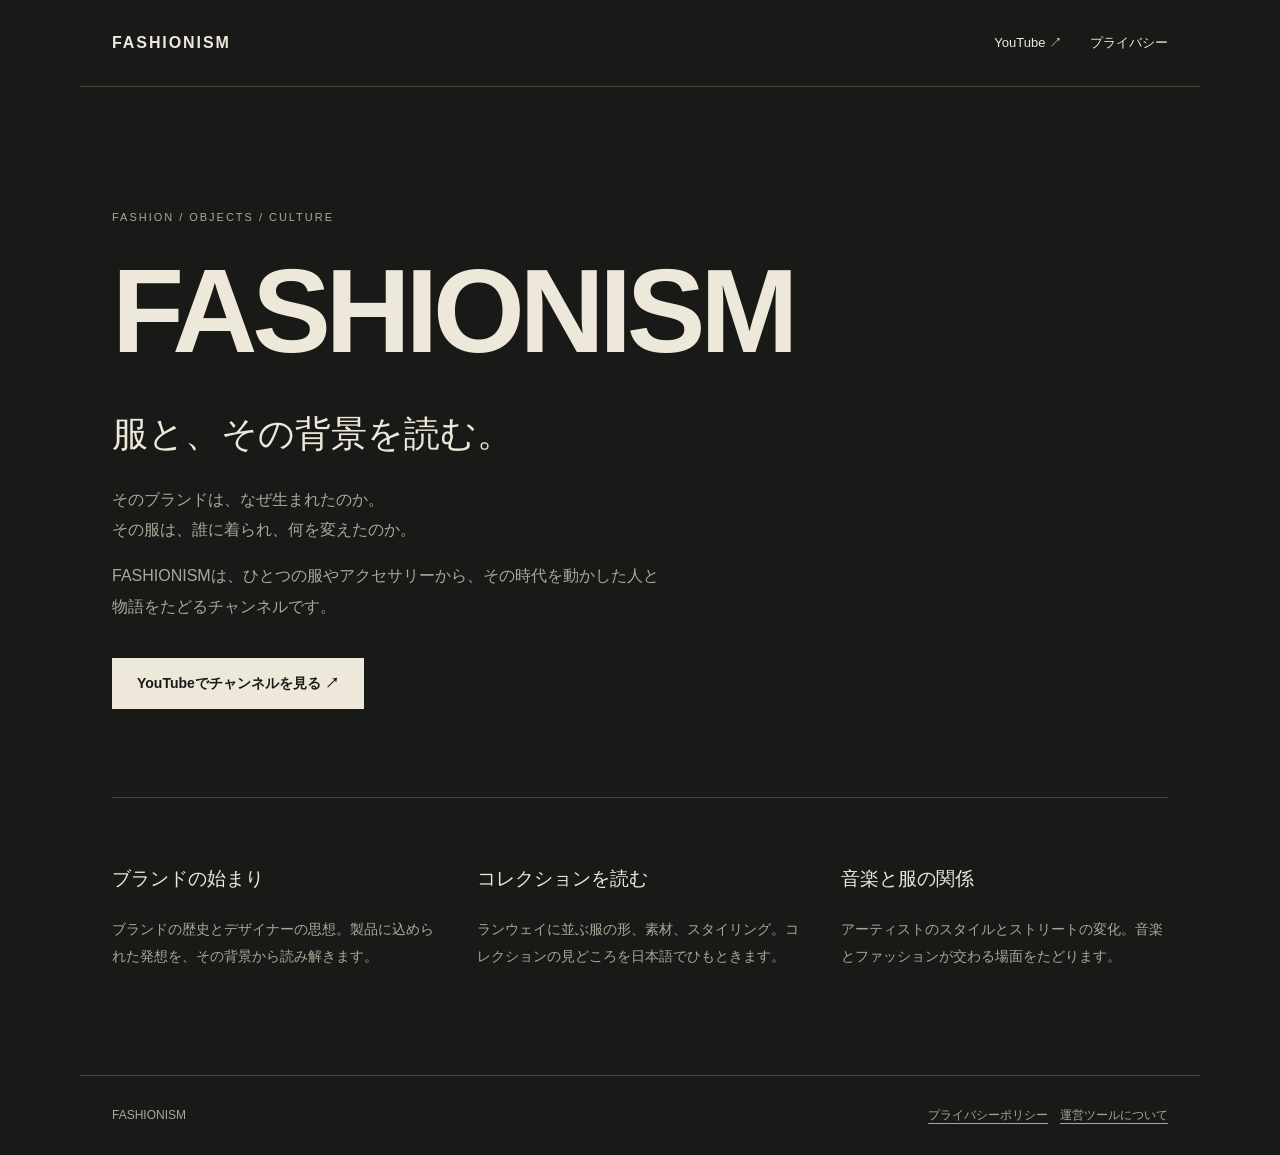
<file: index.html>
<!doctype html>
<html lang="ja"><head><meta charset="utf-8"><meta name="viewport" content="width=device-width,initial-scale=1"><title>FASHIONISM — 服と、その背景を読む。</title><meta name="description" content="ブランドの歴史、デザイナーの思想、コレクション、音楽と服の関係。ファッションの背景をたどるYouTubeチャンネル。"><link rel="stylesheet" href="/site.css"></head>
<body><header><a class="brand" href="/">FASHIONISM</a><nav><a href="https://www.youtube.com/@fashionism_jp">YouTube ↗</a><a href="/privacy.html">プライバシー</a></nav></header>
<main><section class="hero"><div class="eyebrow">FASHION / OBJECTS / CULTURE</div><h1>FASHIONISM</h1><h2>服と、その背景を読む。</h2><p>そのブランドは、なぜ生まれたのか。<br>その服は、誰に着られ、何を変えたのか。</p><p>FASHIONISMは、ひとつの服やアクセサリーから、その時代を動かした人と物語をたどるチャンネルです。</p><a class="button" href="https://www.youtube.com/@fashionism_jp">YouTubeでチャンネルを見る ↗</a></section>
<section class="topics" aria-label="チャンネルで扱うテーマ"><article><h3>ブランドの始まり</h3><p>ブランドの歴史とデザイナーの思想。製品に込められた発想を、その背景から読み解きます。</p></article><article><h3>コレクションを読む</h3><p>ランウェイに並ぶ服の形、素材、スタイリング。コレクションの見どころを日本語でひもときます。</p></article><article><h3>音楽と服の関係</h3><p>アーティストのスタイルとストリートの変化。音楽とファッションが交わる場面をたどります。</p></article></section>
</main><footer><span>FASHIONISM</span><span><a href="/privacy.html">プライバシーポリシー</a>　<a href="/uploader.html">運営ツールについて</a></span></footer></body></html>
</file>
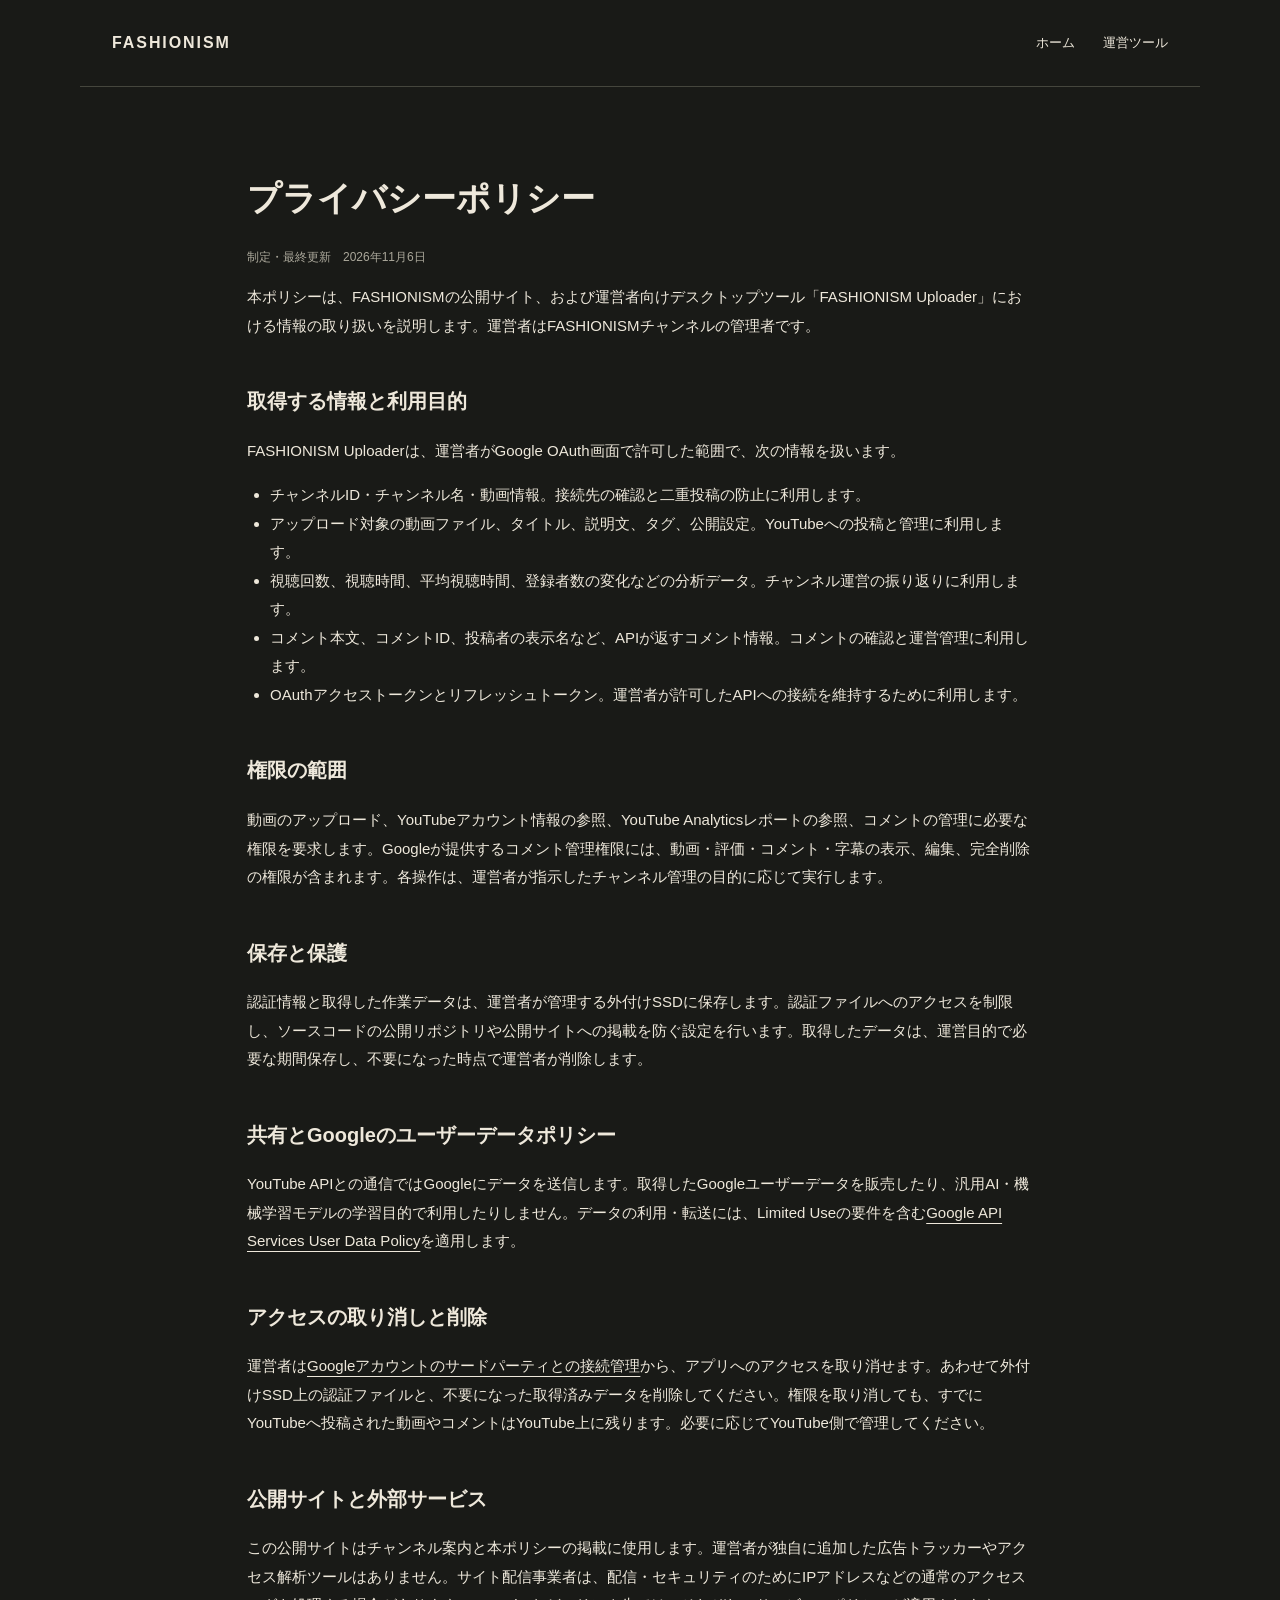
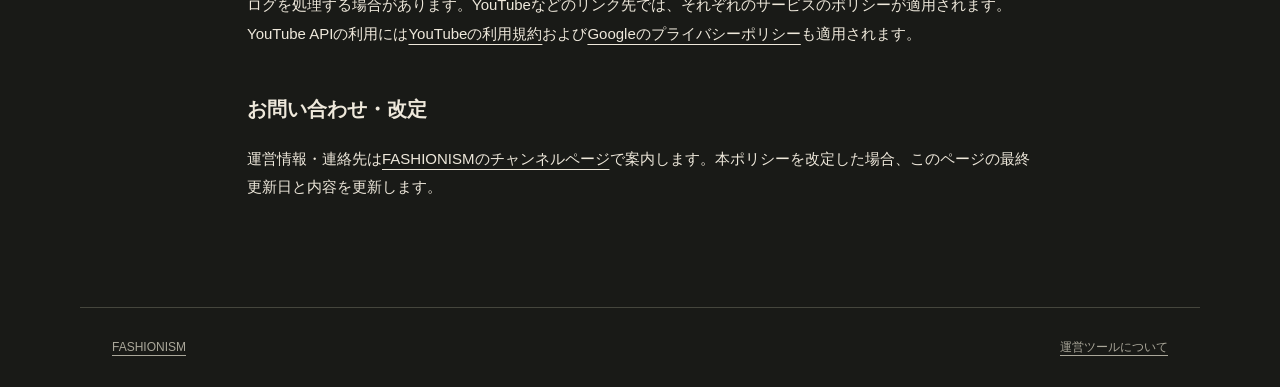
<file: privacy.html>
<!doctype html>
<html lang="ja"><head><meta charset="utf-8"><meta name="viewport" content="width=device-width,initial-scale=1"><title>プライバシーポリシー — FASHIONISM</title><link rel="stylesheet" href="/site.css"></head><body><header><a class="brand" href="/">FASHIONISM</a><nav><a href="/">ホーム</a><a href="/uploader.html">運営ツール</a></nav></header><main class="legal"><h1>プライバシーポリシー</h1><p class="date">制定・最終更新　2026年11月6日</p><p>本ポリシーは、FASHIONISMの公開サイト、および運営者向けデスクトップツール「FASHIONISM Uploader」における情報の取り扱いを説明します。運営者はFASHIONISMチャンネルの管理者です。</p><h2>取得する情報と利用目的</h2><p>FASHIONISM Uploaderは、運営者がGoogle OAuth画面で許可した範囲で、次の情報を扱います。</p><ul><li>チャンネルID・チャンネル名・動画情報。接続先の確認と二重投稿の防止に利用します。</li><li>アップロード対象の動画ファイル、タイトル、説明文、タグ、公開設定。YouTubeへの投稿と管理に利用します。</li><li>視聴回数、視聴時間、平均視聴時間、登録者数の変化などの分析データ。チャンネル運営の振り返りに利用します。</li><li>コメント本文、コメントID、投稿者の表示名など、APIが返すコメント情報。コメントの確認と運営管理に利用します。</li><li>OAuthアクセストークンとリフレッシュトークン。運営者が許可したAPIへの接続を維持するために利用します。</li></ul><h2>権限の範囲</h2><p>動画のアップロード、YouTubeアカウント情報の参照、YouTube Analyticsレポートの参照、コメントの管理に必要な権限を要求します。Googleが提供するコメント管理権限には、動画・評価・コメント・字幕の表示、編集、完全削除の権限が含まれます。各操作は、運営者が指示したチャンネル管理の目的に応じて実行します。</p><h2>保存と保護</h2><p>認証情報と取得した作業データは、運営者が管理する外付けSSDに保存します。認証ファイルへのアクセスを制限し、ソースコードの公開リポジトリや公開サイトへの掲載を防ぐ設定を行います。取得したデータは、運営目的で必要な期間保存し、不要になった時点で運営者が削除します。</p><h2>共有とGoogleのユーザーデータポリシー</h2><p>YouTube APIとの通信ではGoogleにデータを送信します。取得したGoogleユーザーデータを販売したり、汎用AI・機械学習モデルの学習目的で利用したりしません。データの利用・転送には、Limited Useの要件を含む<a href="https://developers.google.com/terms/api-services-user-data-policy">Google API Services User Data Policy</a>を適用します。</p><h2>アクセスの取り消しと削除</h2><p>運営者は<a href="https://myaccount.google.com/connections">Googleアカウントのサードパーティとの接続管理</a>から、アプリへのアクセスを取り消せます。あわせて外付けSSD上の認証ファイルと、不要になった取得済みデータを削除してください。権限を取り消しても、すでにYouTubeへ投稿された動画やコメントはYouTube上に残ります。必要に応じてYouTube側で管理してください。</p><h2>公開サイトと外部サービス</h2><p>この公開サイトはチャンネル案内と本ポリシーの掲載に使用します。運営者が独自に追加した広告トラッカーやアクセス解析ツールはありません。サイト配信事業者は、配信・セキュリティのためにIPアドレスなどの通常のアクセスログを処理する場合があります。YouTubeなどのリンク先では、それぞれのサービスのポリシーが適用されます。YouTube APIの利用には<a href="https://www.youtube.com/t/terms">YouTubeの利用規約</a>および<a href="https://policies.google.com/privacy">Googleのプライバシーポリシー</a>も適用されます。</p><h2>お問い合わせ・改定</h2><p>運営情報・連絡先は<a href="https://www.youtube.com/@fashionism_jp">FASHIONISMのチャンネルページ</a>で案内します。本ポリシーを改定した場合、このページの最終更新日と内容を更新します。</p></main><footer><a href="/">FASHIONISM</a><a href="/uploader.html">運営ツールについて</a></footer></body></html>
</file>
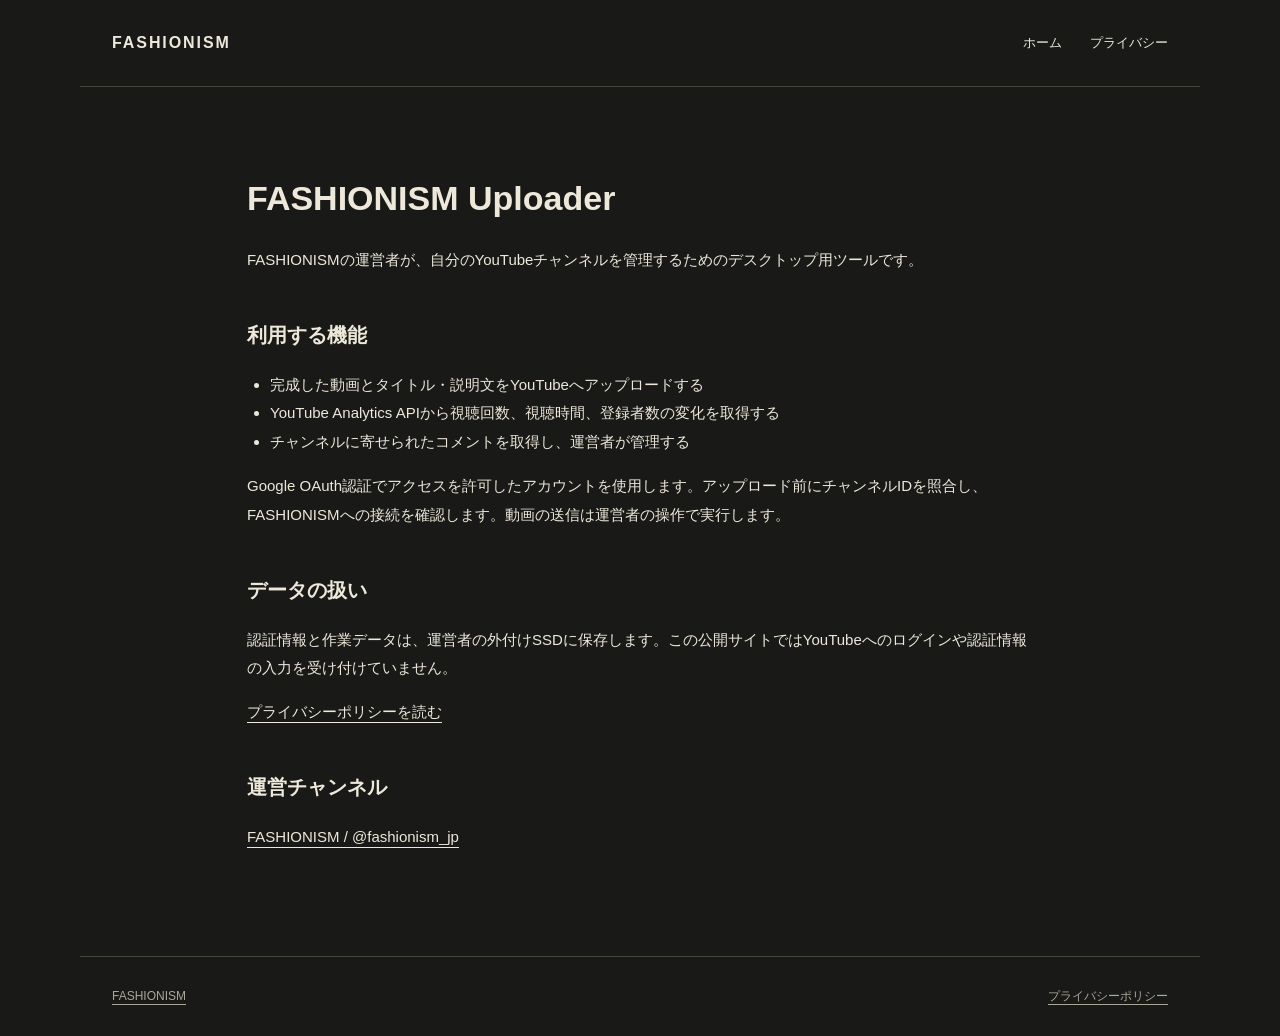
<file: uploader.html>
<!doctype html>
<html lang="ja"><head><meta charset="utf-8"><meta name="viewport" content="width=device-width,initial-scale=1"><title>運営ツールについて — FASHIONISM</title><link rel="stylesheet" href="/site.css"></head><body><header><a class="brand" href="/">FASHIONISM</a><nav><a href="/">ホーム</a><a href="/privacy.html">プライバシー</a></nav></header><main class="legal"><h1>FASHIONISM Uploader</h1><p>FASHIONISMの運営者が、自分のYouTubeチャンネルを管理するためのデスクトップ用ツールです。</p><h2>利用する機能</h2><ul><li>完成した動画とタイトル・説明文をYouTubeへアップロードする</li><li>YouTube Analytics APIから視聴回数、視聴時間、登録者数の変化を取得する</li><li>チャンネルに寄せられたコメントを取得し、運営者が管理する</li></ul><p>Google OAuth認証でアクセスを許可したアカウントを使用します。アップロード前にチャンネルIDを照合し、FASHIONISMへの接続を確認します。動画の送信は運営者の操作で実行します。</p><h2>データの扱い</h2><p>認証情報と作業データは、運営者の外付けSSDに保存します。この公開サイトではYouTubeへのログインや認証情報の入力を受け付けていません。</p><p><a href="/privacy.html">プライバシーポリシーを読む</a></p><h2>運営チャンネル</h2><p><a href="https://www.youtube.com/@fashionism_jp">FASHIONISM / @fashionism_jp</a></p></main><footer><a href="/">FASHIONISM</a><a href="/privacy.html">プライバシーポリシー</a></footer></body></html>
</file>
<file: site.css>
:root{color-scheme:dark;--bg:#191a17;--paper:#eee8db;--muted:#aaa79a;--line:#45463d}
*{box-sizing:border-box}html{scroll-behavior:smooth}body{margin:0;background:var(--bg);color:var(--paper);font-family:Arial,"Hiragino Kaku Gothic ProN",sans-serif;line-height:1.9}a{color:inherit;text-underline-offset:.3em}a:focus-visible{outline:2px solid var(--paper);outline-offset:6px}
header,main,footer{max-width:1120px;margin:auto;padding:28px 32px}header{display:flex;justify-content:space-between;align-items:center;border-bottom:1px solid var(--line)}header a{text-decoration:none}nav{display:flex;gap:28px;font-size:13px}.brand{font-weight:800;letter-spacing:.12em}
.hero{padding:92px 0 88px;border-bottom:1px solid var(--line)}.eyebrow{color:var(--muted);letter-spacing:.18em;font-size:11px}.hero h1{font-family:"Arial Narrow",Impact,sans-serif;font-size:clamp(50px,10vw,118px);line-height:1;margin:24px 0;letter-spacing:-.045em;font-stretch:condensed}.hero h2{font-size:clamp(24px,4vw,36px);font-weight:500;margin:30px 0 16px}.hero p{max-width:560px;color:var(--muted)}.button{display:inline-block;background:var(--paper);color:var(--bg);text-decoration:none;padding:12px 25px;margin-top:20px;font-size:14px;font-weight:bold}
.topics{display:grid;grid-template-columns:repeat(3,1fr);gap:38px;padding:44px 0 64px}.topics h3{font-size:19px;font-weight:500}.topics p{font-size:14px;color:var(--muted)}footer{display:flex;justify-content:space-between;border-top:1px solid var(--line);font-size:12px;color:var(--muted)}
.legal{max-width:850px;padding-top:65px;padding-bottom:90px}.legal h1{font-size:34px;line-height:1.4}.legal h2{font-size:20px;margin-top:42px}.legal p,.legal li{font-size:15px}.legal .date{font-size:12px;color:var(--muted)}.legal ul{padding-left:23px}
@media(max-width:650px){header,main,footer{padding-left:22px;padding-right:22px}nav{gap:16px;font-size:11px}.topics{grid-template-columns:1fr;gap:10px}.hero{padding-top:65px;padding-bottom:45px}footer{gap:20px;flex-wrap:wrap}}
</file>
